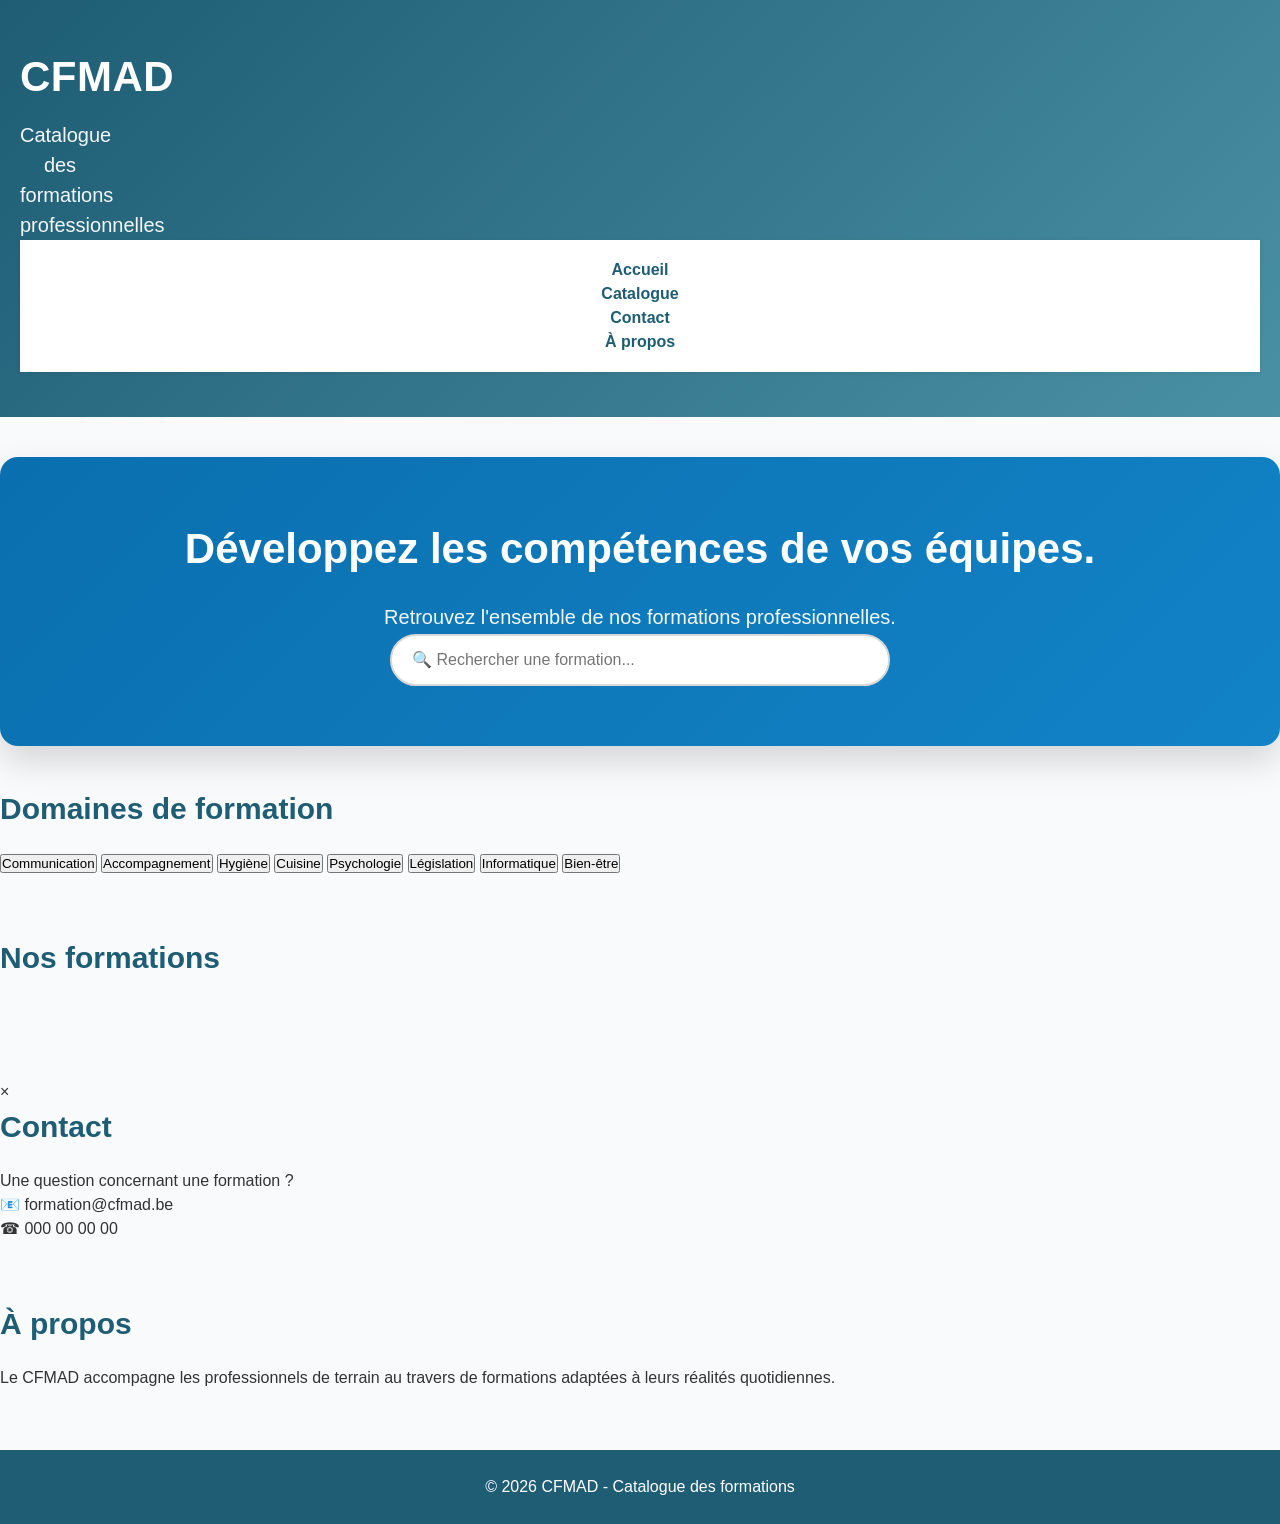
<file: index.html>
<!DOCTYPE html>
<html lang="fr">

<head>
    <meta charset="UTF-8">
    <meta name="viewport" content="width=device-width, initial-scale=1.0">

    <title>CFMAD - Catalogue des formations</title>

    <meta name="description"
        content="Catalogue des formations professionnelles proposées par le CFMAD.">

    <link rel="stylesheet" href="css/style.css">

    <!-- Police Google -->
    <link rel="preconnect" href="https://fonts.googleapis.com">
    <link rel="preconnect" href="https://fonts.gstatic.com" crossorigin>

    <link href="https://fonts.googleapis.com/css2?family=Poppins:wght@300;400;500;600;700&display=swap"
        rel="stylesheet">
</head>

<body>

    <!-- ========================================= -->
    <!-- HEADER -->
    <!-- ========================================= -->

    <header>

        <div class="container">

            <div class="logo">

                <!-- Tu remplaceras plus tard par le vrai logo -->

                <h1>CFMAD</h1>

                <p>Catalogue des formations professionnelles</p>

            </div>

            <nav>

                <ul>

                    <li><a href="#">Accueil</a></li>

                    <li><a href="#catalogue">Catalogue</a></li>

                    <li><a href="#contact">Contact</a></li>

                    <li><a href="#apropos">À propos</a></li>

                </ul>

            </nav>

        </div>

    </header>

    <!-- ========================================= -->
    <!-- HERO -->
    <!-- ========================================= -->

    <section class="hero">

        <div class="container">

            <h2>

                Développez les compétences de vos équipes.

            </h2>

            <p>

                Retrouvez l'ensemble de nos formations professionnelles.

            </p>

            <input
                type="text"
                id="searchInput"
                placeholder="🔍 Rechercher une formation..."
            >

        </div>

    </section>

    <!-- ========================================= -->
    <!-- DOMAINES -->
    <!-- ========================================= -->

    <section class="categories">

        <div class="container">

            <h2>Domaines de formation</h2>

            <div class="category-grid">

                <button>Communication</button>

                <button>Accompagnement</button>

                <button>Hygiène</button>

                <button>Cuisine</button>

                <button>Psychologie</button>

                <button>Législation</button>

                <button>Informatique</button>

                <button>Bien-être</button>

            </div>

        </div>

    </section>

    <!-- ========================================= -->
    <!-- CATALOGUE -->
    <!-- ========================================= -->

    <section id="catalogue">

        <div class="container">

            <h2>Nos formations</h2>

            <div id="formationsContainer" class="cards">

                <!-- Les cartes seront créées automatiquement par JavaScript -->

            </div>

        </div>

    </section>

    <!-- ========================================= -->
    <!-- FICHE FORMATION -->
    <!-- ========================================= -->

    <div id="modal" class="modal">

        <div class="modal-content">

            <span id="closeModal">&times;</span>

            <div id="modalBody">

                <!-- Le contenu sera généré automatiquement -->

            </div>

        </div>

    </div>

    <!-- ========================================= -->
    <!-- CONTACT -->
    <!-- ========================================= -->

    <section id="contact">

        <div class="container">

            <h2>Contact</h2>

            <p>

                Une question concernant une formation ?

            </p>

            <p>

                📧 formation@cfmad.be

            </p>

            <p>

                ☎ 000 00 00 00

            </p>

        </div>

    </section>

    <!-- ========================================= -->
    <!-- A PROPOS -->
    <!-- ========================================= -->

    <section id="apropos">

        <div class="container">

            <h2>À propos</h2>

            <p>

                Le CFMAD accompagne les professionnels de terrain au travers de
                formations adaptées à leurs réalités quotidiennes.

            </p>

        </div>

    </section>

    <!-- ========================================= -->
    <!-- FOOTER -->
    <!-- ========================================= -->

    <footer>

        <div class="container">

            © 2026 CFMAD - Catalogue des formations

        </div>

    </footer>

    <!-- Javascript -->

    <script src="js/app.js"></script>

</body>

</html>
</file>
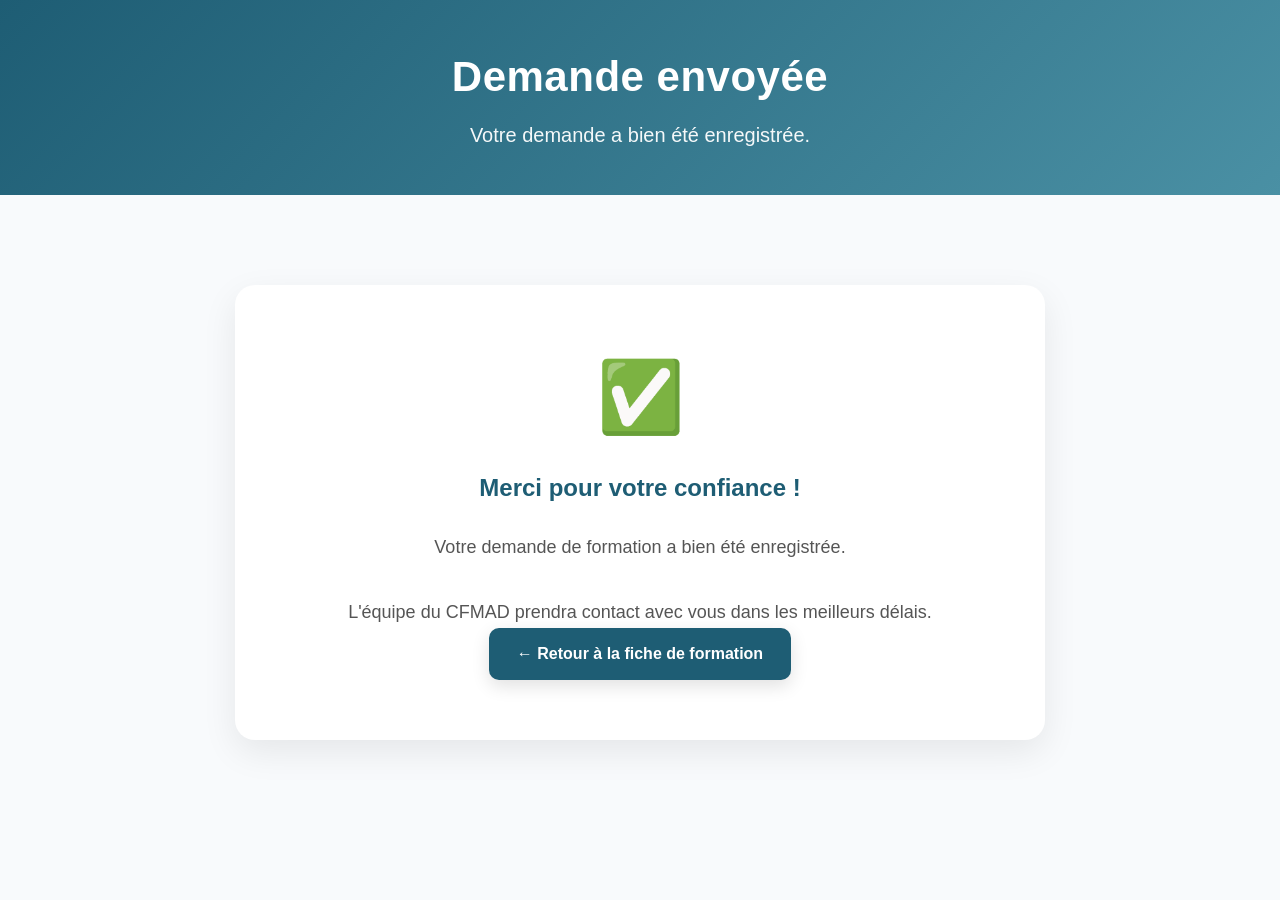
<file: confirmation.html>
<!DOCTYPE html>
<html lang="fr">

<head>

<meta charset="UTF-8">
<meta name="viewport" content="width=device-width, initial-scale=1">

<title>Demande envoyée - CFMAD</title>

<link rel="stylesheet" href="css/style.css">

</head>

<body>

<header>

<h1>Demande envoyée</h1>

<p>Votre demande a bien été enregistrée.</p>

</header>

<main class="confirmation">

<div class="confirmation-card">

<div class="confirmation-icon">

✅

</div>

<h2>Merci pour votre confiance !</h2>

<p>

Votre demande de formation a bien été enregistrée.

<br><br>

L'équipe du CFMAD prendra contact avec vous dans les meilleurs délais.

</p>

<a id="retourFormation" class="btn-retour">

← Retour à la fiche de formation

</a>

</div>

</main>

<script>

const params = new URLSearchParams(window.location.search);

const id = params.get("id");

document.getElementById("retourFormation").href =
"formation.html?id="+id;

</script>

</body>

</html>
</file>
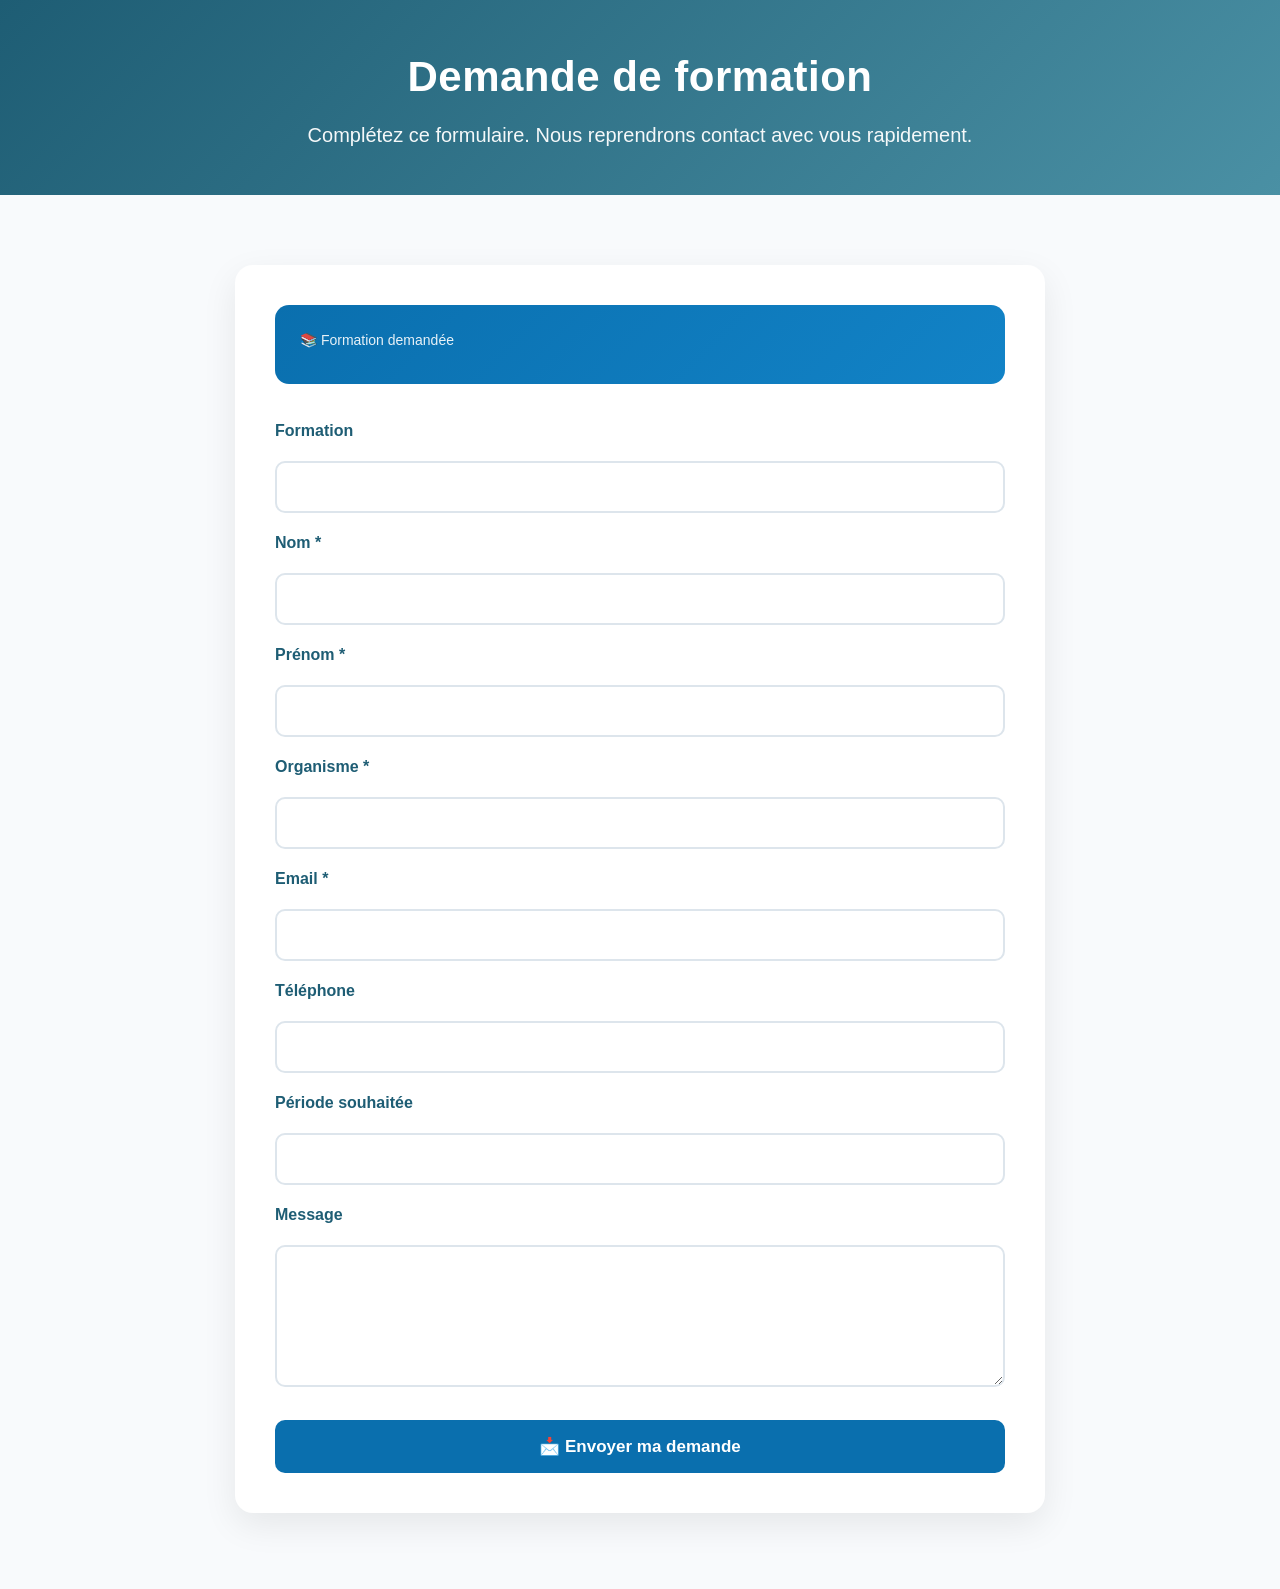
<file: demande.html>
<!DOCTYPE html>
<html lang="fr">

<head>

<meta charset="UTF-8">
<meta name="viewport" content="width=device-width, initial-scale=1">

<title>Demande de formation - CFMAD</title>

<link rel="stylesheet" href="css/style.css">

</head>

<body>

<header>

<h1>Demande de formation</h1>

<p>Complétez ce formulaire. Nous reprendrons contact avec vous rapidement.</p>

</header>

<main class="demande-page">

<div class="demande-card">

    <div class="formation-rappel">

        <span>📚 Formation demandée</span>

        <h2 id="titreFormation"></h2>

    </div>

    <form id="demandeForm">

        <label for="formation">Formation</label>
        <input type="text" id="formation" readonly>

        <label for="nom">Nom *</label>
        <input type="text" id="nom" required>

        <label for="prenom">Prénom *</label>
        <input type="text" id="prenom" required>

        <label for="organisme">Organisme *</label>
        <input type="text" id="organisme" required>

        <label for="email">Email *</label>
        <input type="email" id="email" required>

        <label for="telephone">Téléphone</label>
        <input type="tel" id="telephone">

        <label for="dates">Période souhaitée</label>
        <input type="text" id="dates">

        <label for="message">Message</label>
        <textarea id="message" rows="6"></textarea>

        <button type="submit">

            📩 Envoyer ma demande

        </button>

    </form>

</div>

</main>


<script src="data/formations.js"></script>
<script src="js/demande.js"></script>

</body>

</html>
</file>
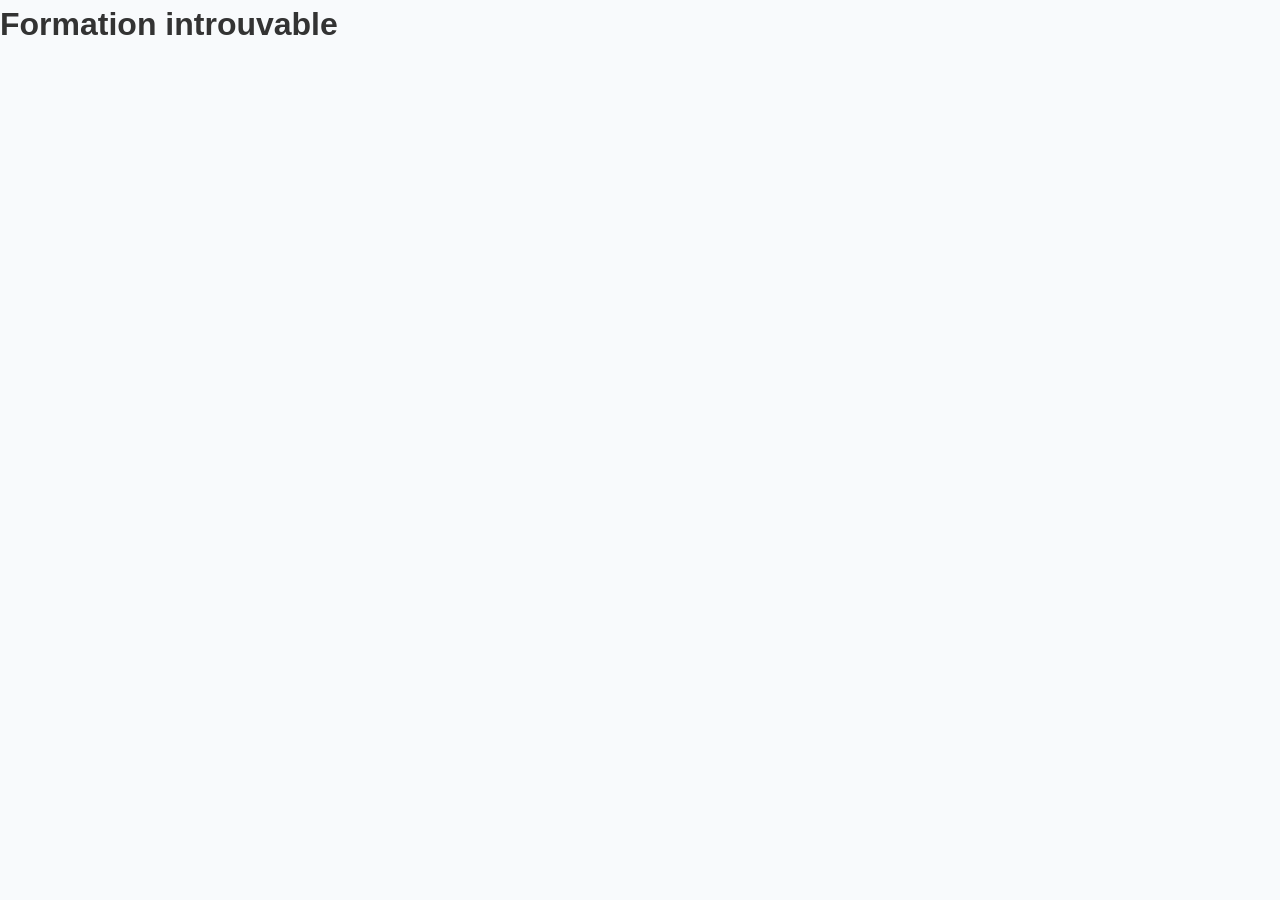
<file: formation.html>
<!DOCTYPE html>
<html lang="fr">

<head>

    <meta charset="UTF-8">
    <meta name="viewport" content="width=device-width, initial-scale=1">

    <title>Formation - CFMAD</title>

    <link rel="stylesheet" href="css/style.css">

</head>

<body>

<header>

<section class="banniere-formation">
    <img id="imageFormation" src="" alt="Formation">
</section>
    
    <h1 id="titre"></h1>

    <p id="categorie"></p>

</header>

<main class="fiche">

    <section>

        <h2>Présentation</h2>
        <p id="presentation"></p>

    </section>

    <section>

        <h2>Objectifs</h2>
        <div id="objectifs"></div>

    </section>

    <section>

        <h2>Formateur</h2>
        <p id="formateur"></p>

    </section>

    <section>

        <h2>Informations pratiques</h2>

        <p><strong>Public :</strong> <span id="public"></span></p>

        <p><strong>Nombre de participants :</strong> <span id="participants"></span></p>

        <p><strong>Tarif :</strong> <span id="tarif"></span></p>
        <p><strong>Date :</strong> <span id="date"></span></p>
        
    </section>

    <div style="margin-top:40px">

    
<button id="btnDemande">
📩 Demander cette formation
</button>

    </div>

    <br><br>


<section class="contact-cfmad">
    <h2>Nous contacter</h2>
    <p>
        Vous avez besoin d'informations supplémentaires ou vous ne trouvez pas exactement la formation qui répond à vos besoins ?
        Contactez le <strong>CFMAD</strong> pour vos questions ou pour concevoir une formation entièrement
        <strong>sur mesure</strong>, adaptée à votre institution et à vos équipes.
    </p>
    <div class="contact-infos">
        <p>📞 <strong>Téléphone :</strong> 071 36 24 40</p>
        <p>✉️ <strong>Email :</strong> formation@cfmad.be</p>
    </div>
</section>
    
    
<div class="retour">
    <a href="formations.html" class="btn-retour">
        ← Retour au catalogue
    </a>
</div>

</main>

<script src="data/formations.js"></script>
<script src="js/formation.js"></script>

</body>

</html>
</file>
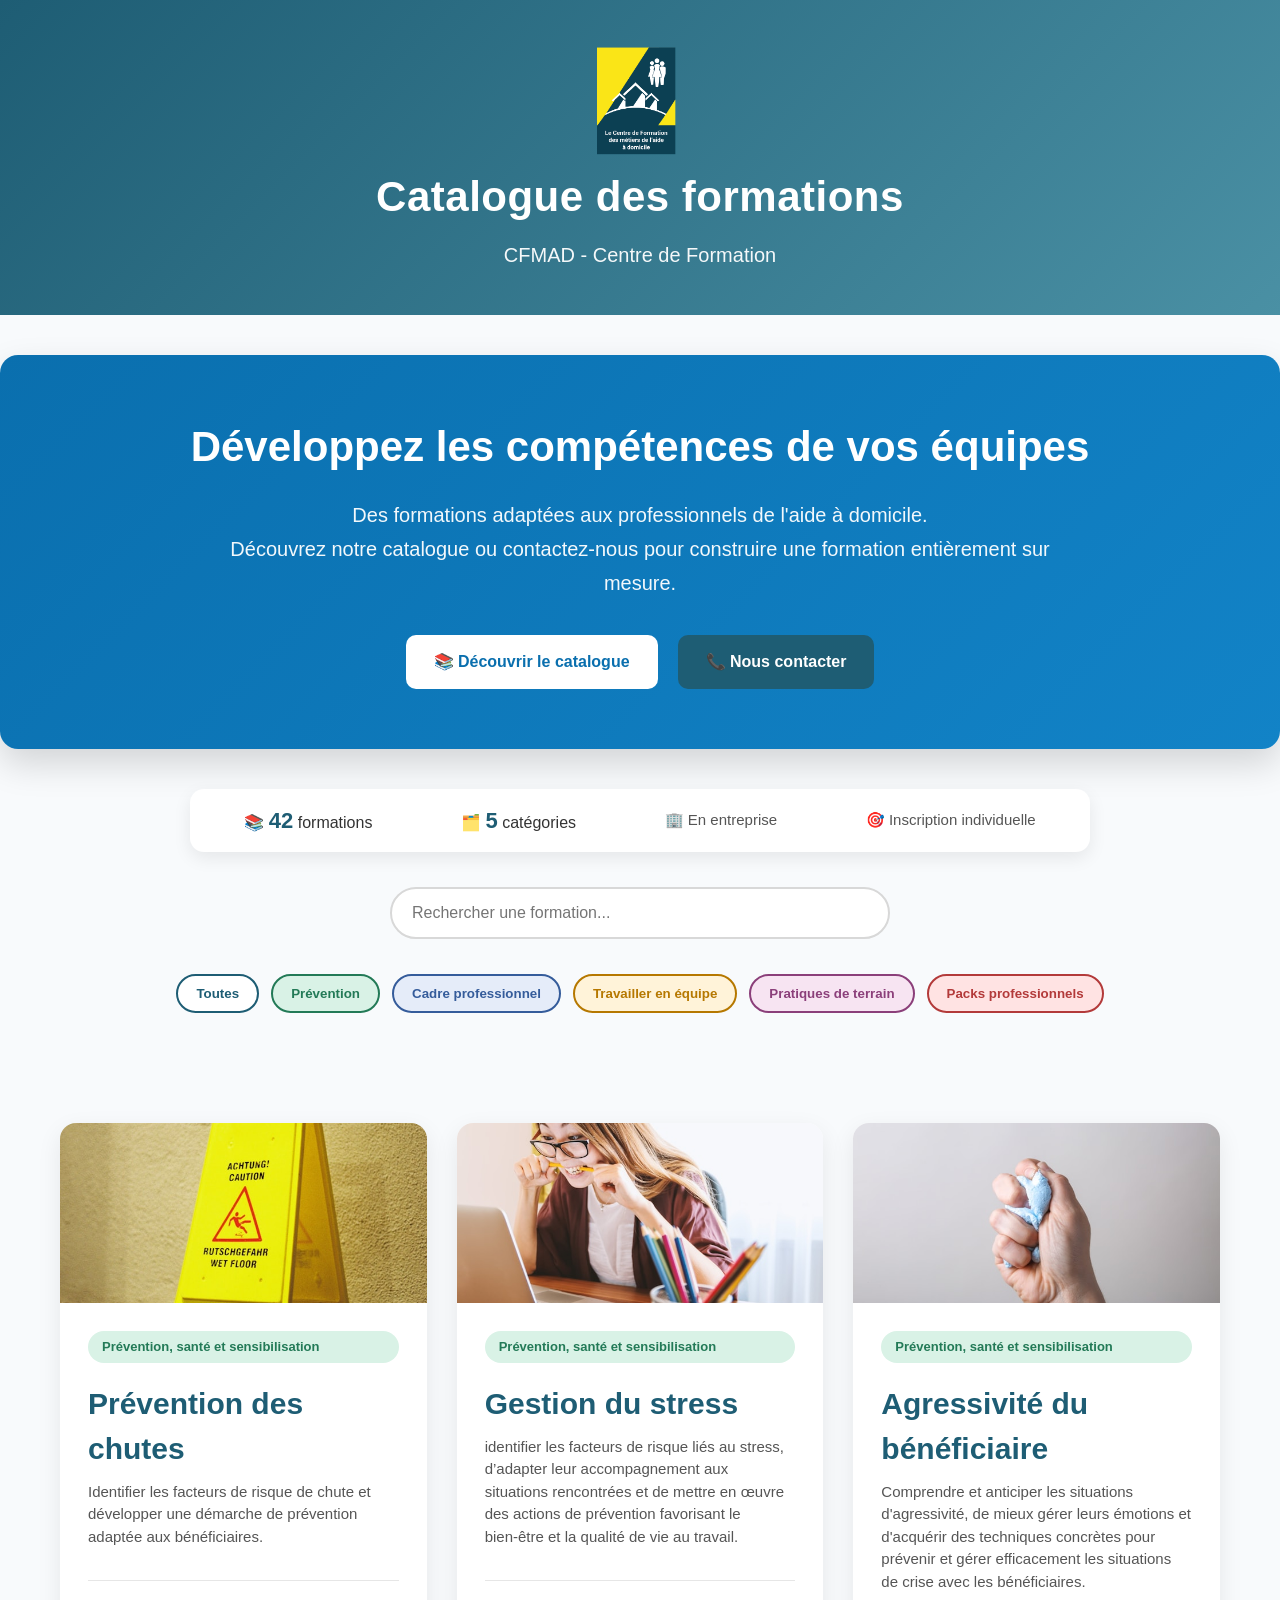
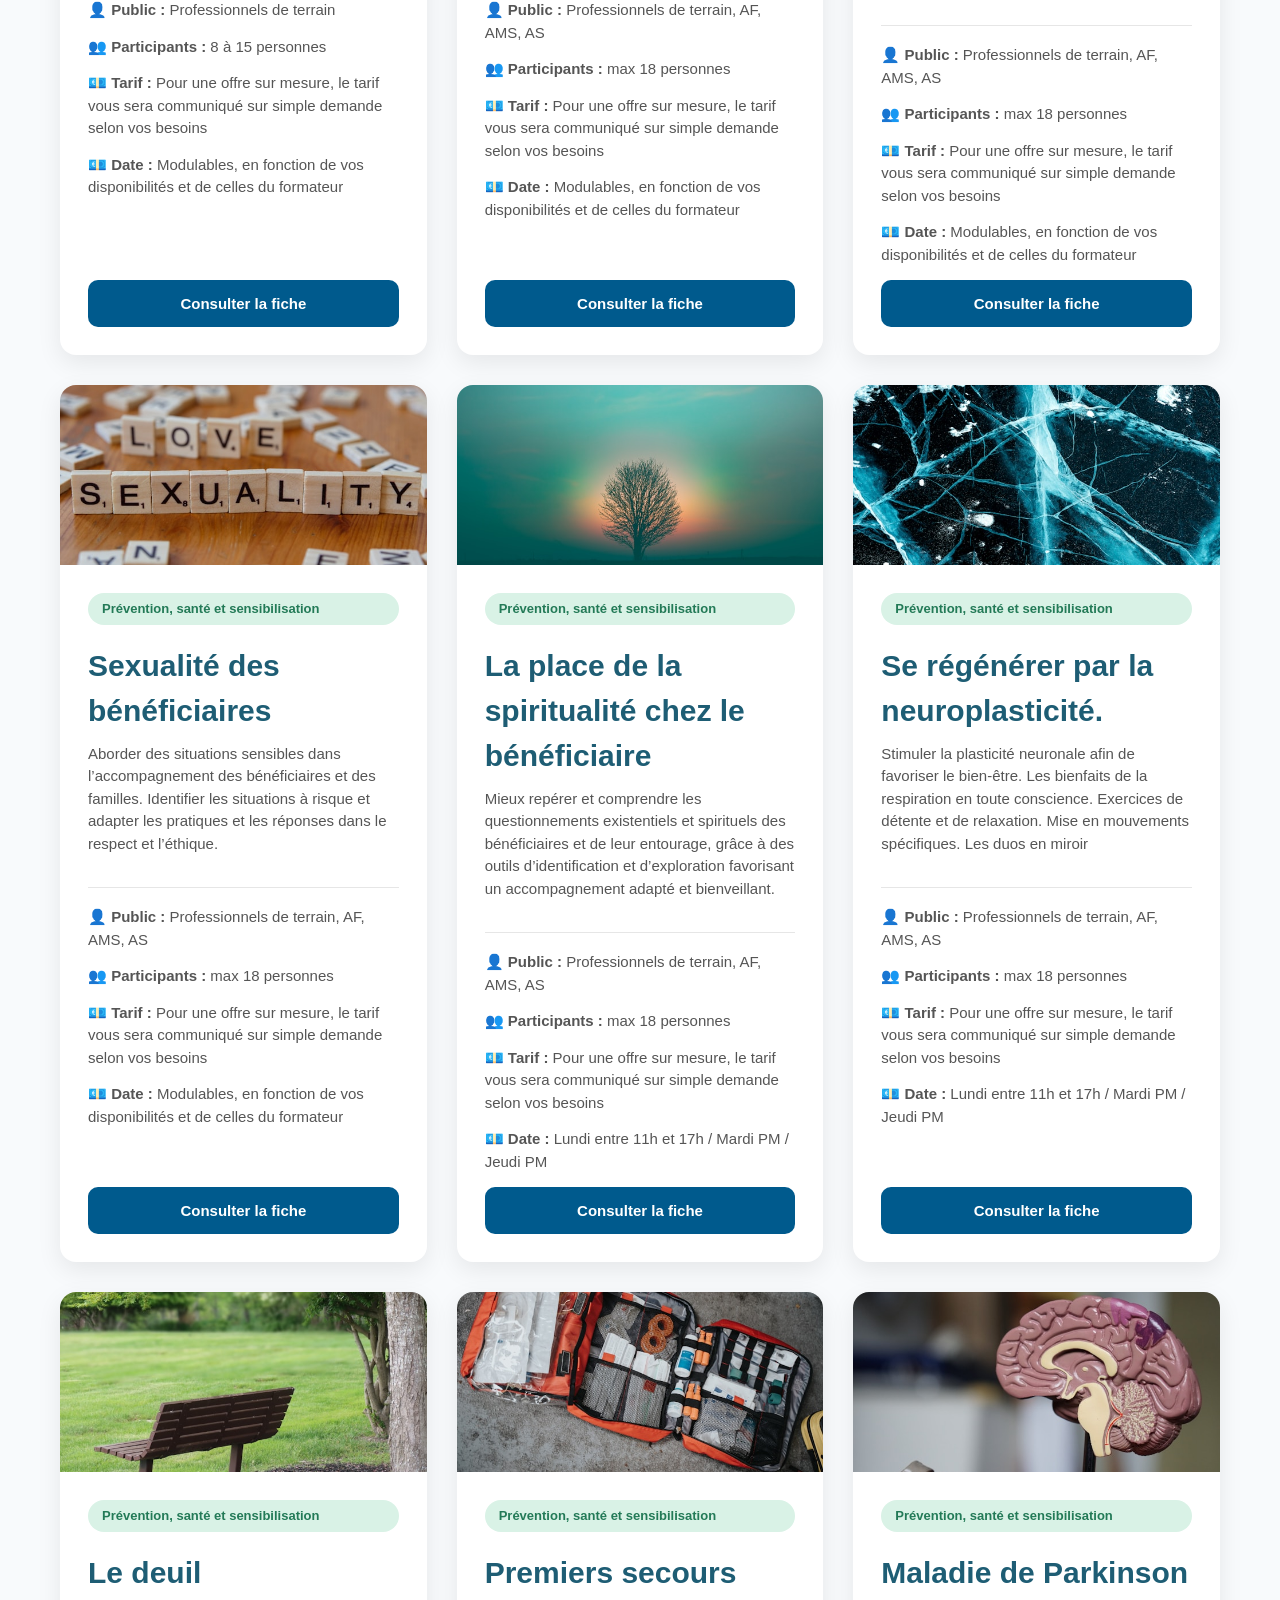
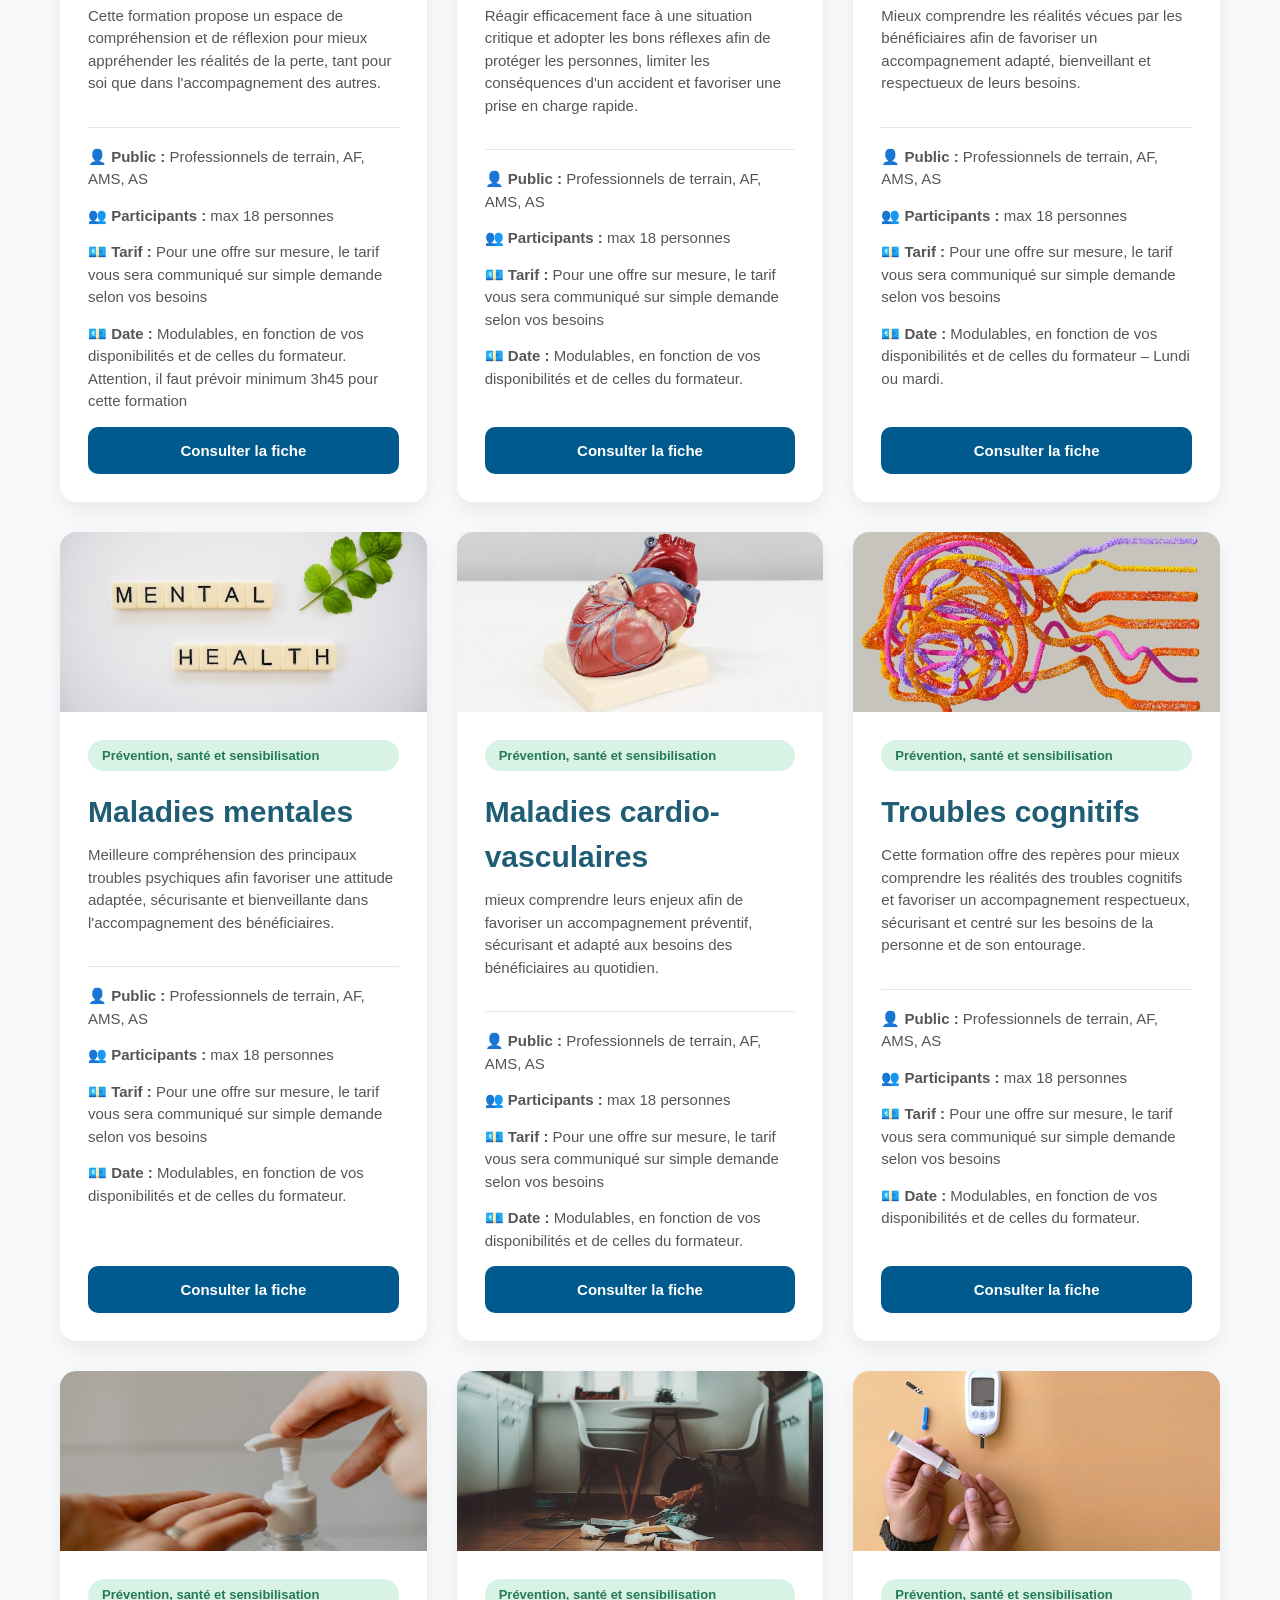
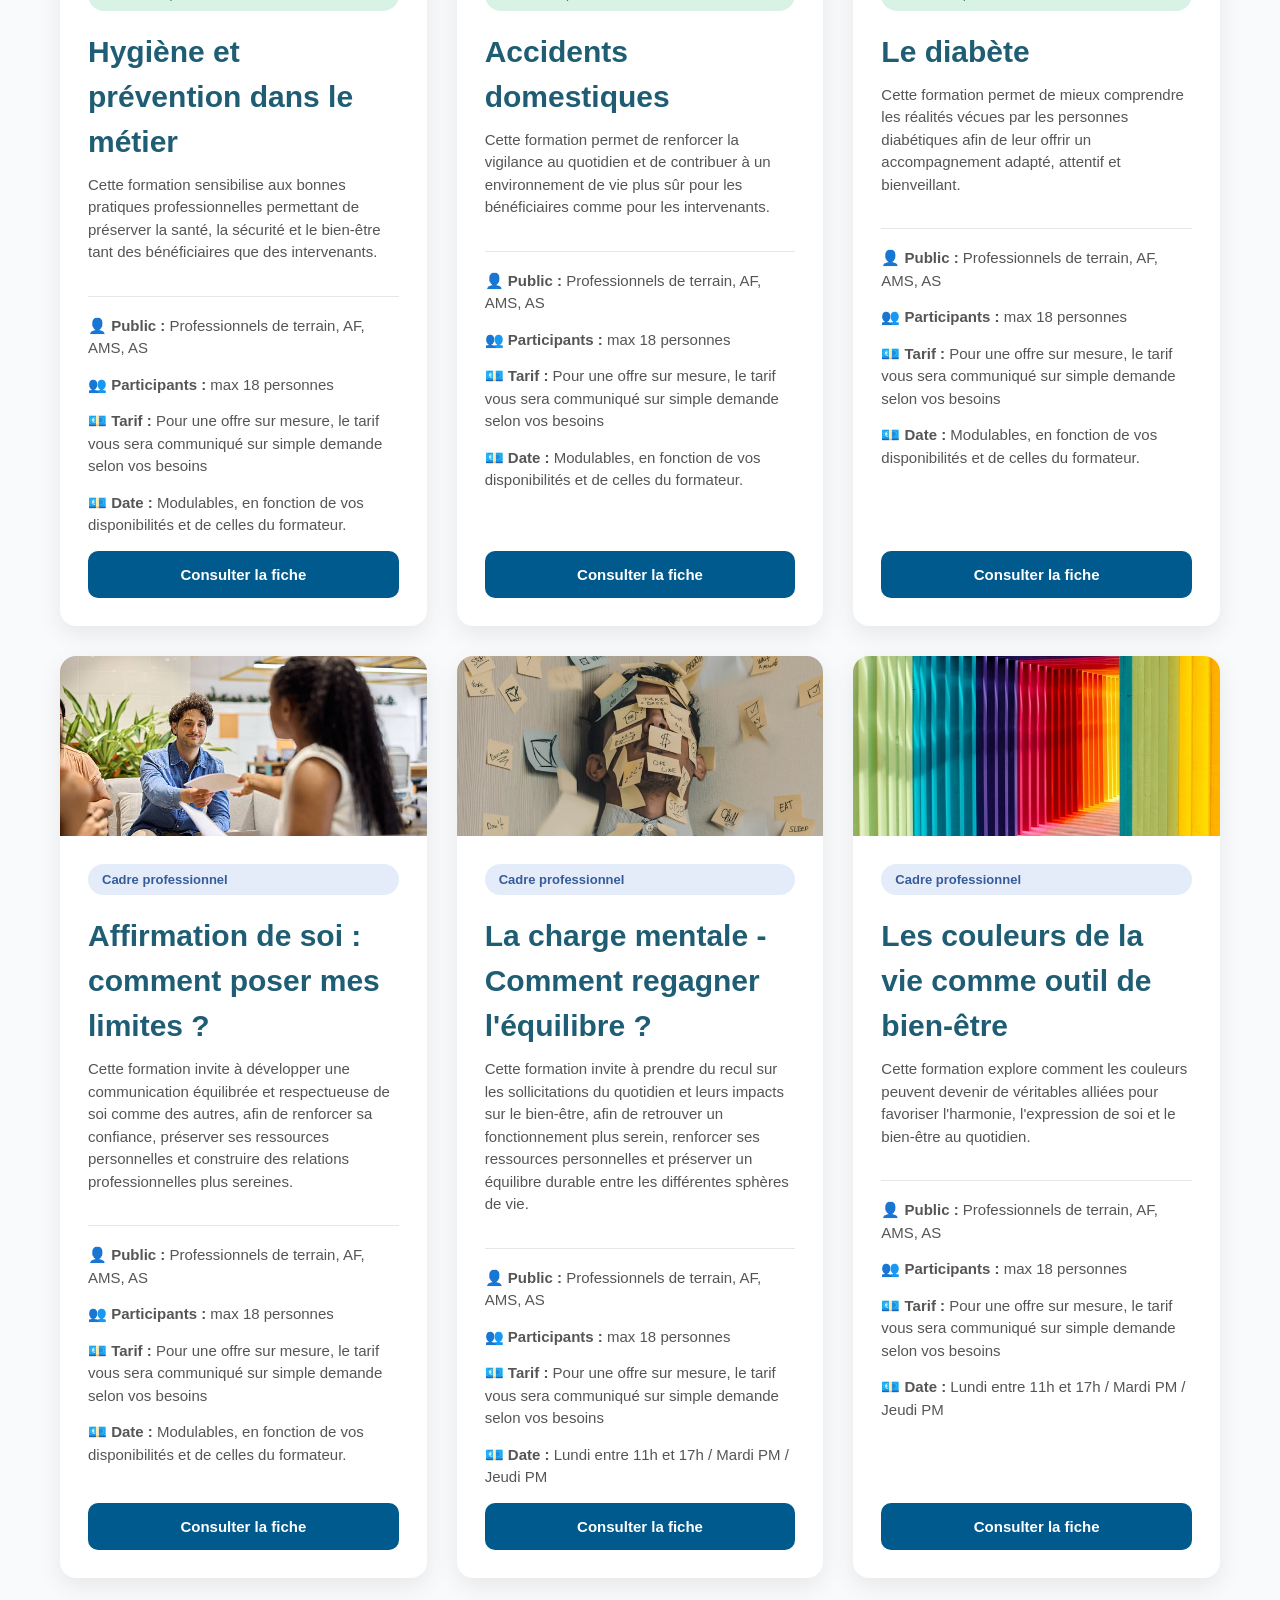
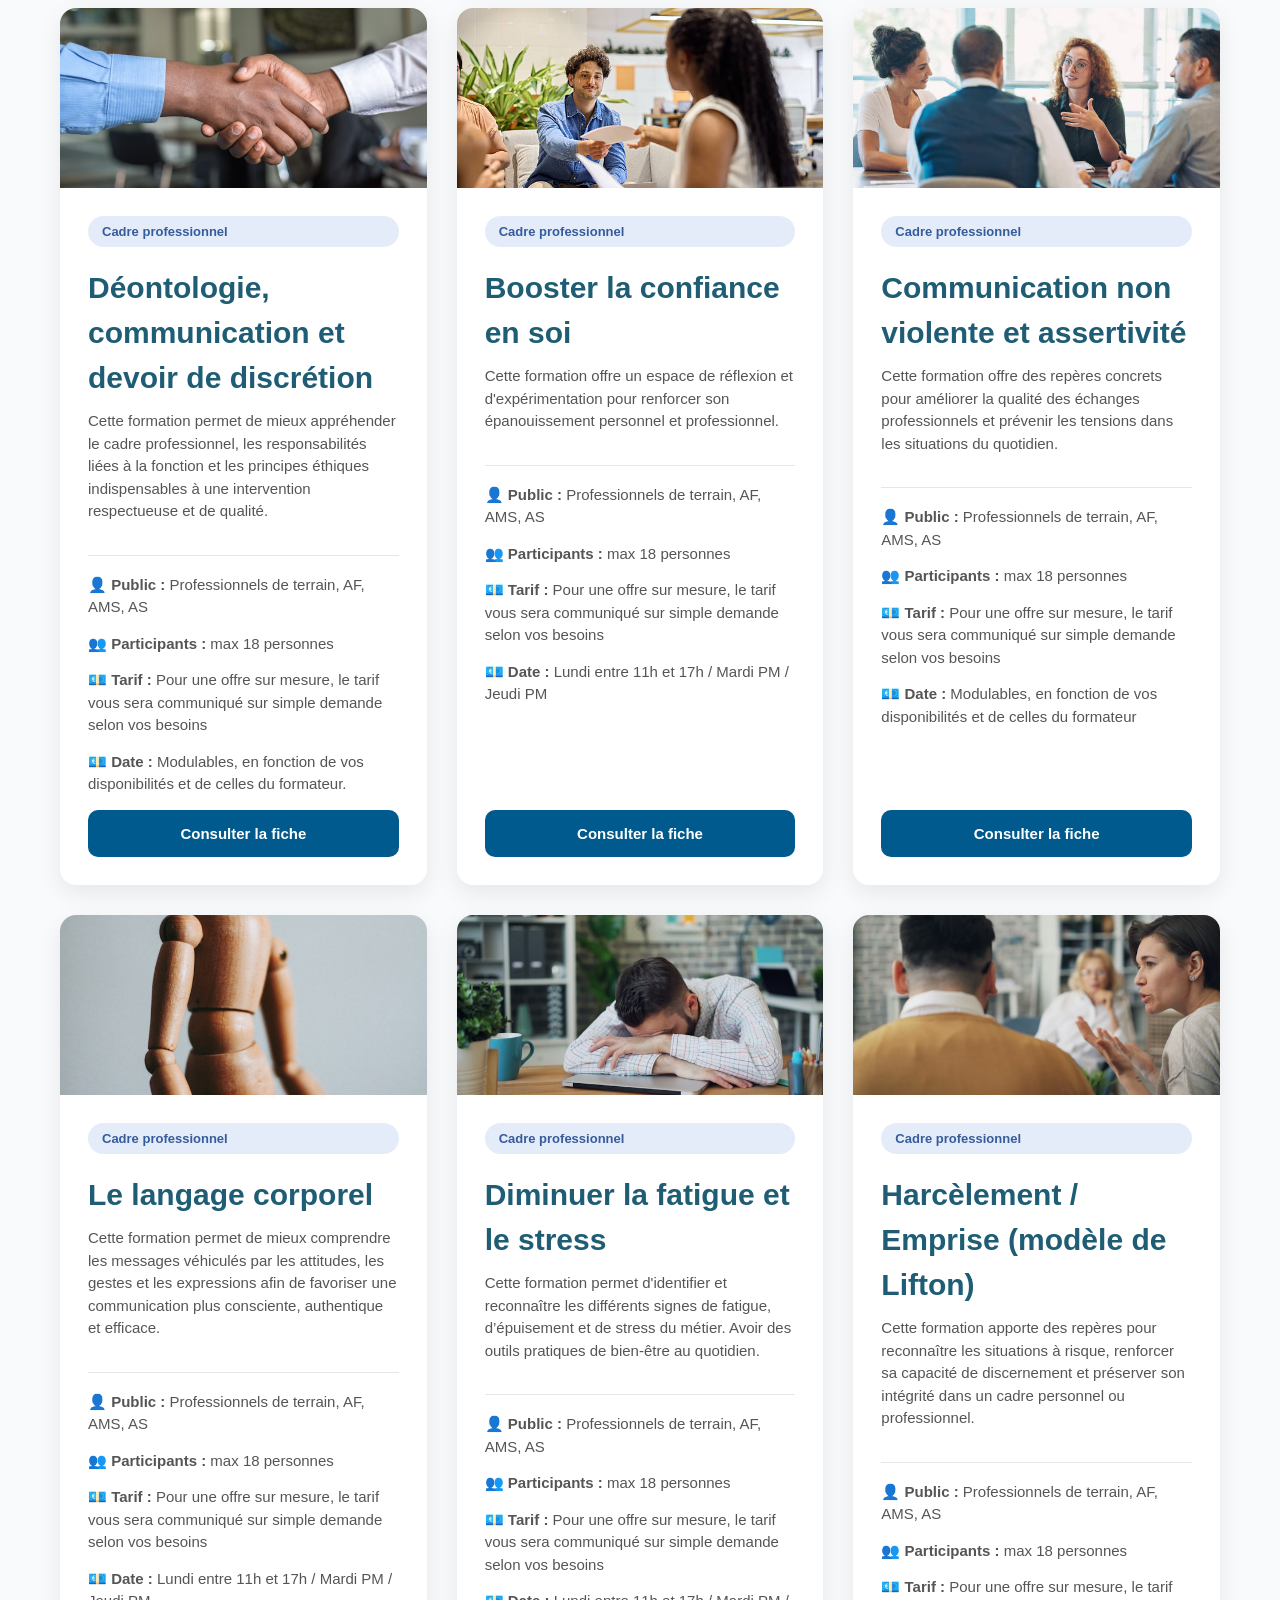
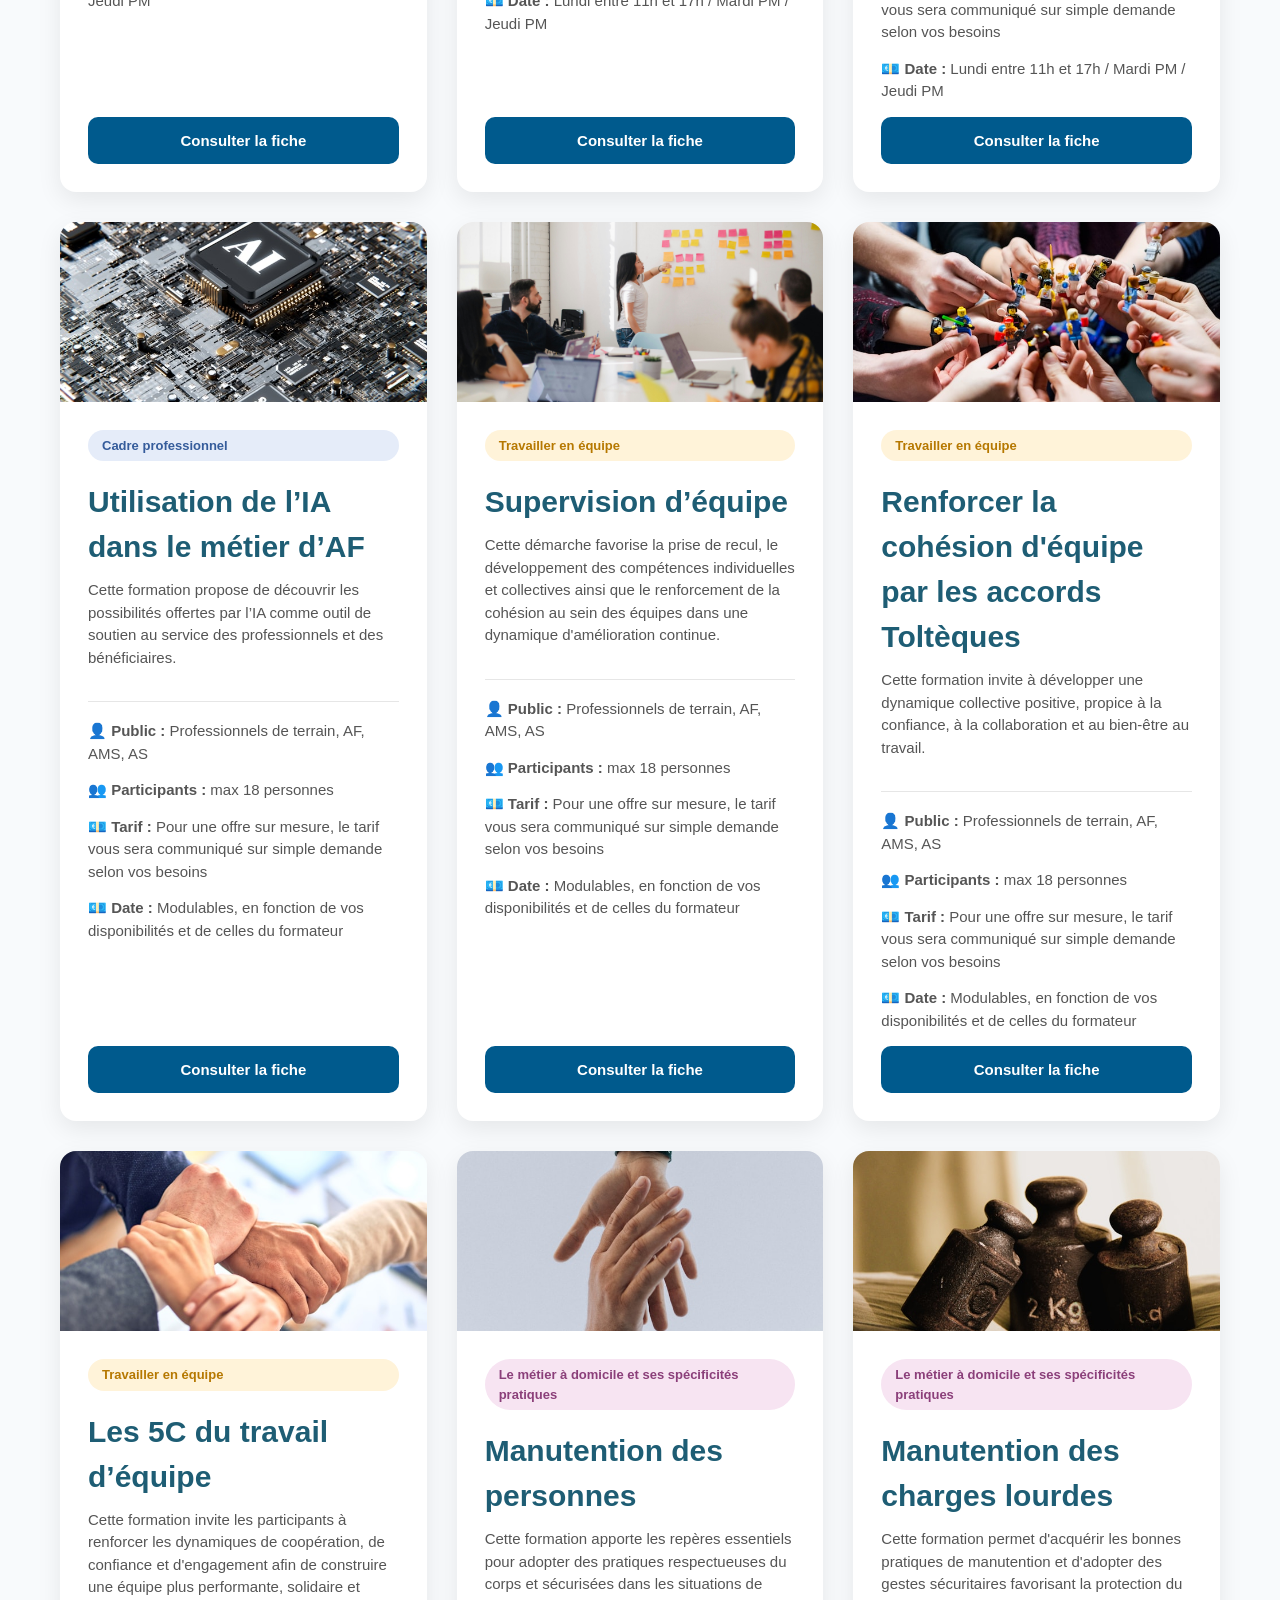
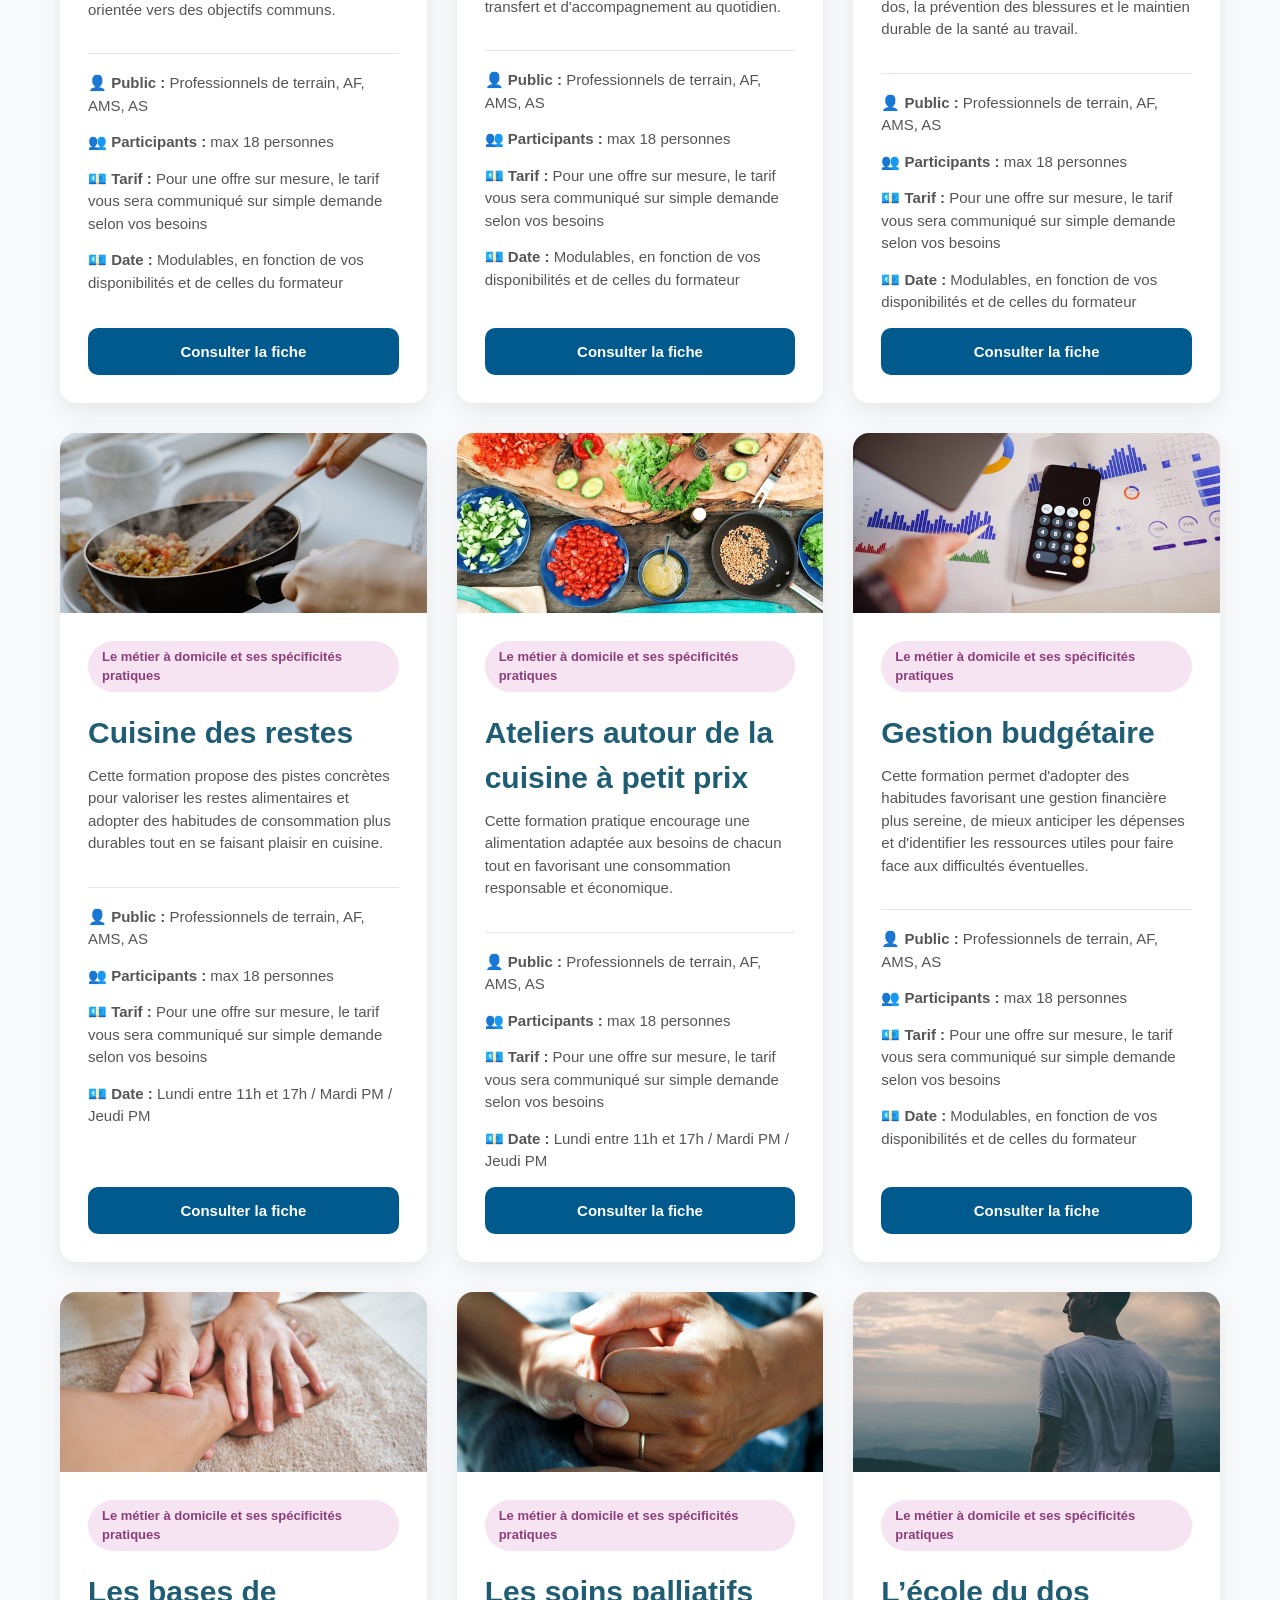
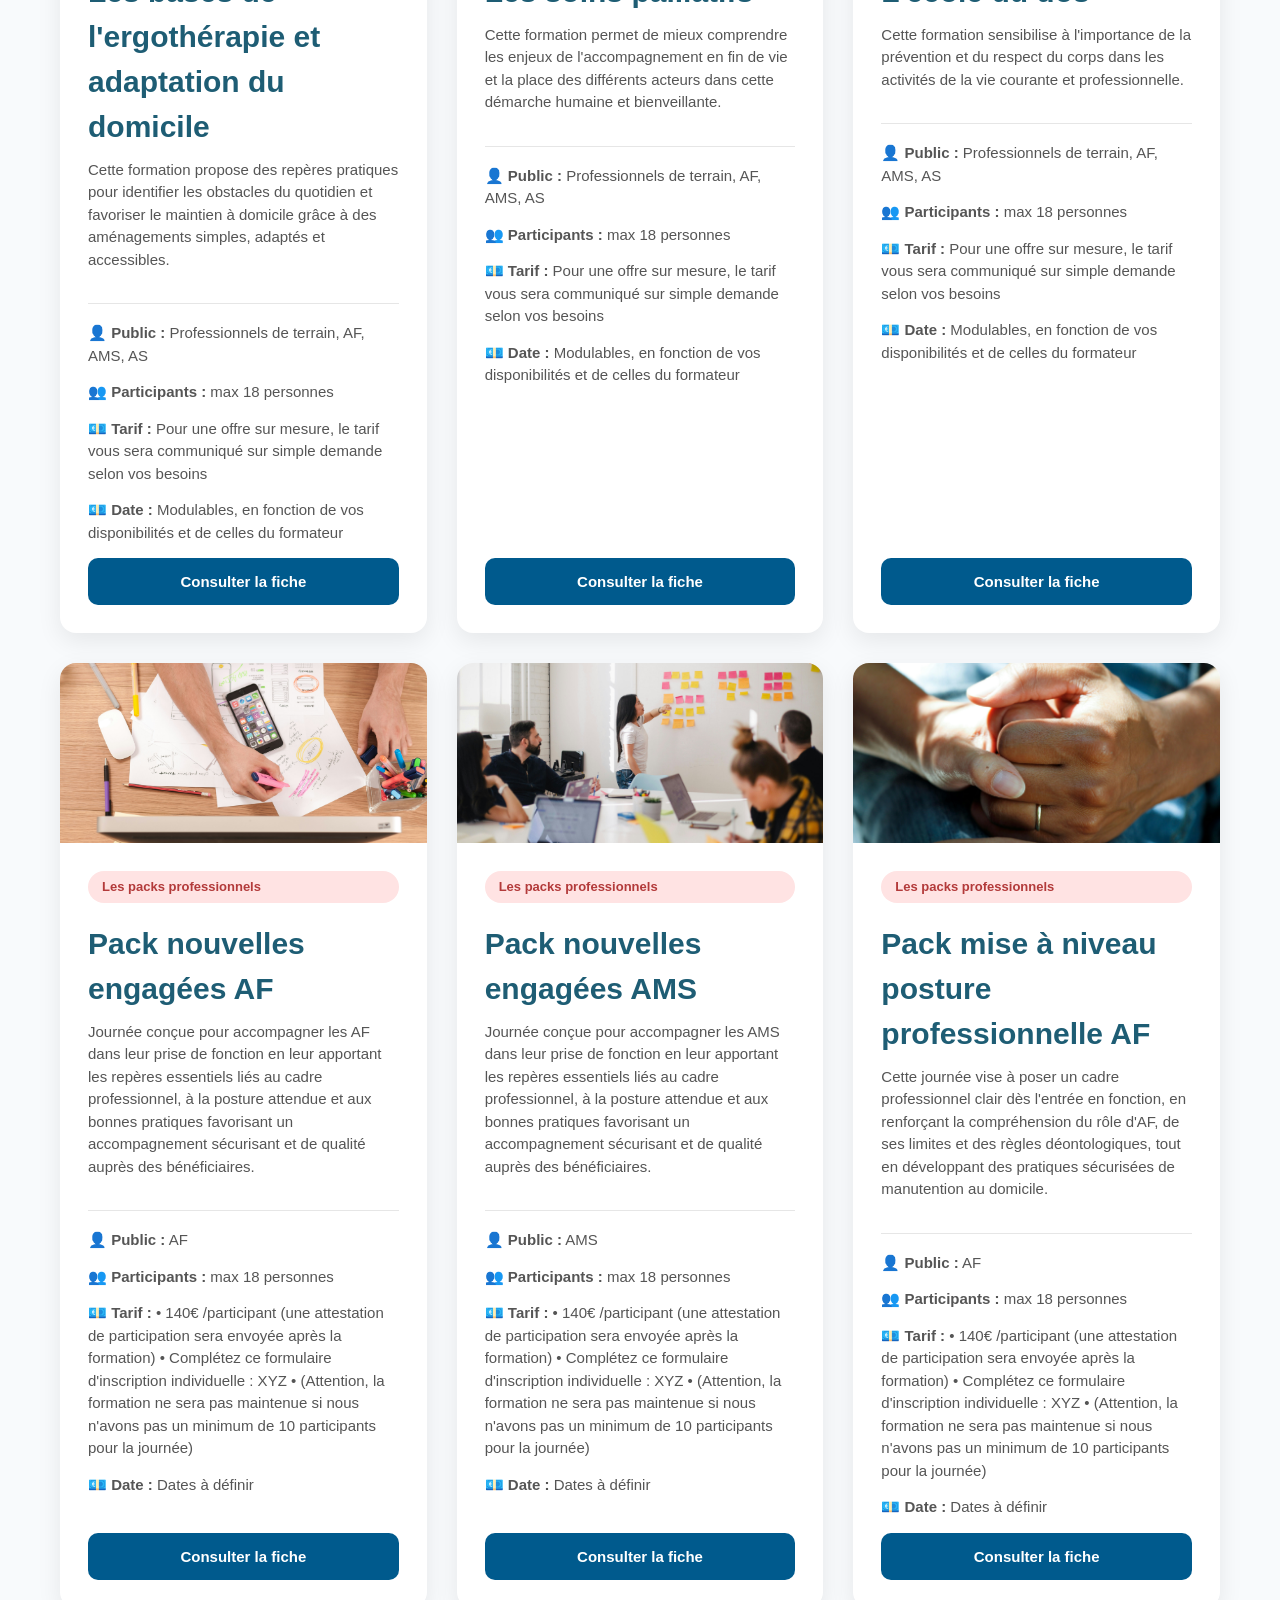
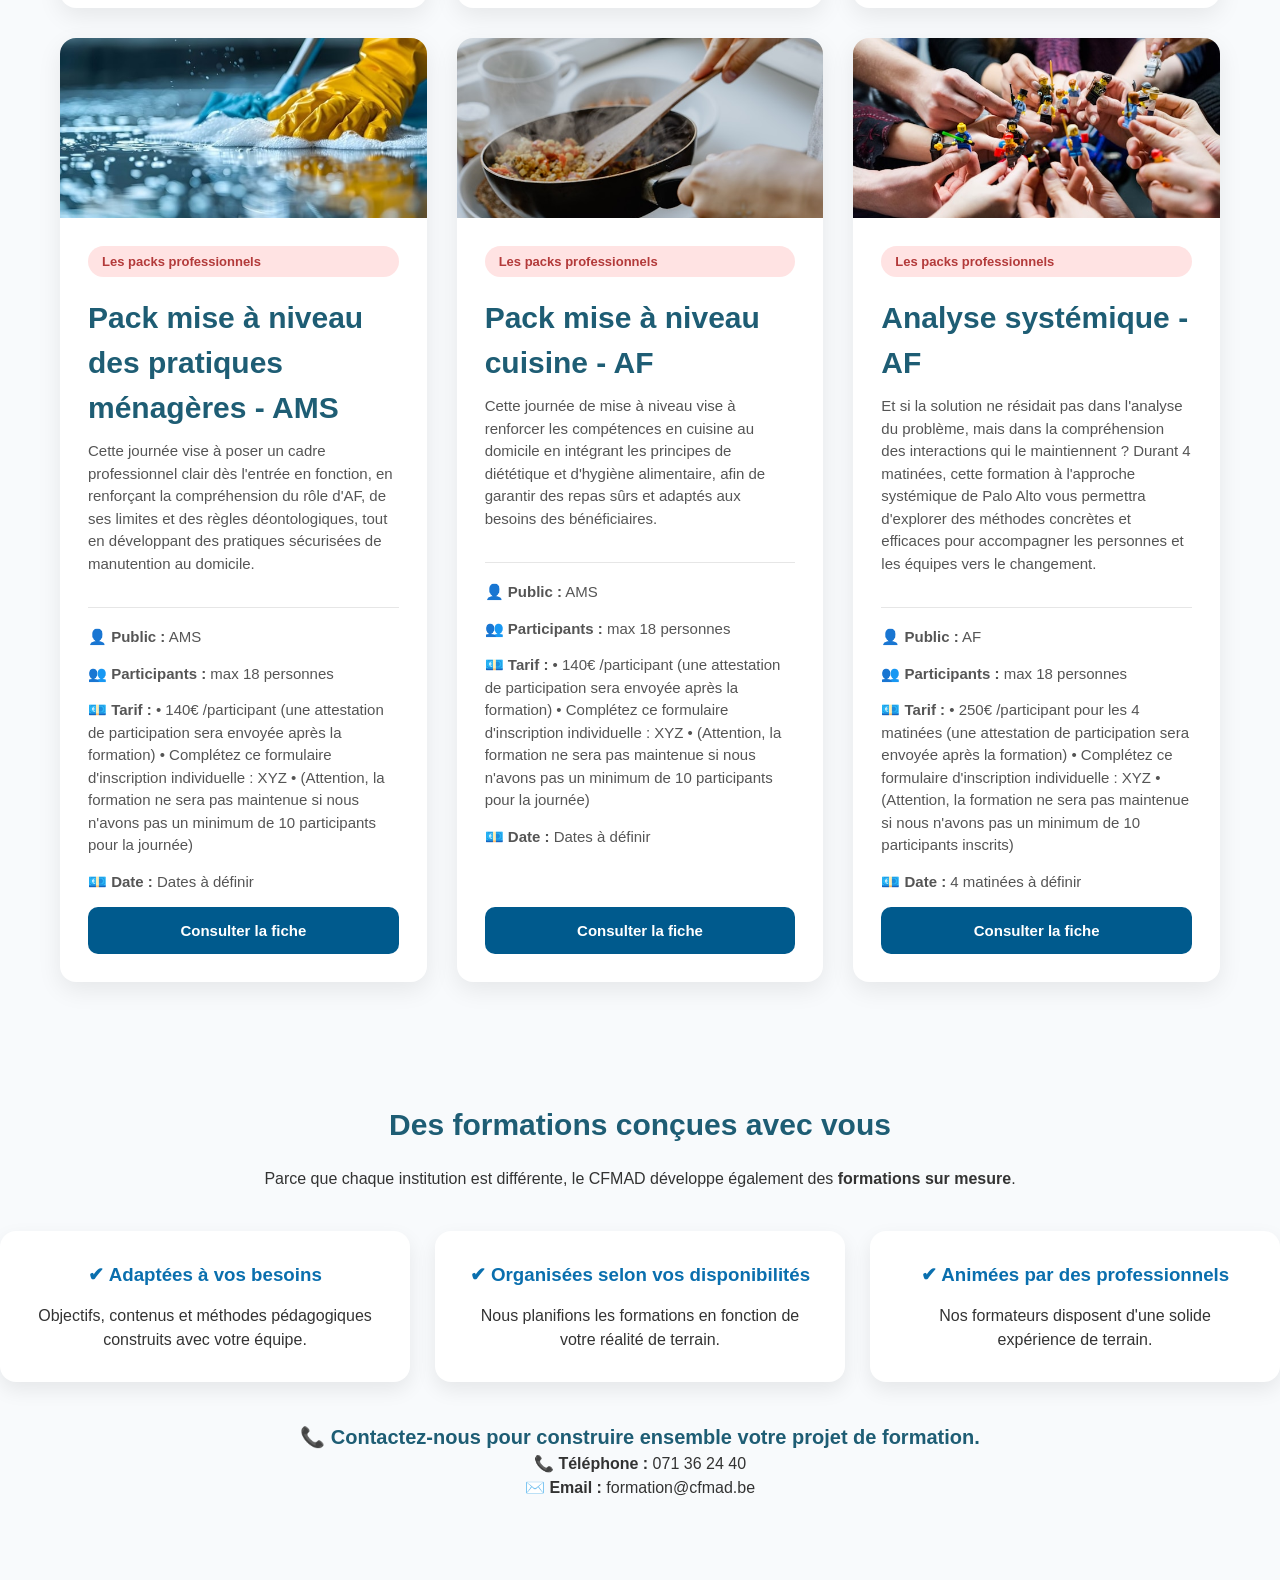
<file: formations.html>
<!DOCTYPE html>
<html lang="fr">

<head>

    <meta charset="UTF-8">
    <meta name="viewport" content="width=device-width, initial-scale=1.0">

    <title>Catalogue des formations - CFMAD</title>

    <link rel="stylesheet" href="css/style.css">

</head>

<body>

<header class="header-container">
<img src="images/logo-cfmad.png"alt="Logo CFMAD" class="logo">
 
<div>
<h1>Catalogue des formations</h1>
<p>CFMAD - Centre de Formation</p>
</div>
</header>


<section class="hero">

<h2>Développez les compétences de vos équipes</h2>

<p>

Des formations adaptées aux professionnels de l'aide à domicile.</br>
Découvrez notre catalogue ou contactez-nous pour construire une formation entièrement sur mesure.

</p>


<div class="hero-actions">
    <a href="#formationsContainer" class="btn-hero">
        📚 Découvrir le catalogue
    </a>
    <a href="#contact" class="btn-hero btn-secondaire">
        📞 Nous contacter
    </a>
</div>

    
</section>



<section class="stats">

    <span>📚 <strong id="nbFormations"></strong> formations</span>

    <span>🗂️ <strong id="nbCategories"></strong> catégories</span>

    <div>🏢 En entreprise</div>

    <div>🎯 Inscription individuelle</div>

</section>


    
    
<section class="recherche">

    <input
        type="text"
        id="searchInput"
        placeholder="Rechercher une formation..."
    >

</section>

    
<div class="filtres">

<button data-filtre="Toutes">Toutes</button>

<button class="cat-prevention"
        data-filtre="Prévention, santé et sensibilisation">
Prévention
</button>

<button class="cat-cadre"
        data-filtre="Cadre professionnel">
Cadre professionnel
</button>

<button class="cat-equipe"
        data-filtre="Travailler en équipe">
Travailler en équipe
</button>

<button class="cat-domicile"
        data-filtre="Le métier à domicile et ses spécificités pratiques">
Pratiques de terrain
</button>

<button class="cat-pack"
        data-filtre="Les packs professionnels">
Packs professionnels
</button>

</div>

    
<main>

    <div id="formationsContainer" class="cards"></div>

</main>


<section class="sur-mesure" id="contact">

<h2>Des formations conçues avec vous</h2>

<p>

Parce que chaque institution est différente, le CFMAD développe également des

<strong>formations sur mesure</strong>.

</p>

<div class="sur-mesure-grid">

<div>

<h3>✔ Adaptées à vos besoins</h3>

<p>
Objectifs, contenus et méthodes pédagogiques construits avec votre équipe.
</p>

</div>

<div>

<h3>✔ Organisées selon vos disponibilités</h3>

<p>
Nous planifions les formations en fonction de votre réalité de terrain.
</p>

</div>

<div>

<h3>✔ Animées par des professionnels</h3>

<p>
Nos formateurs disposent d'une solide expérience de terrain.
</p>

</div>

</div>

<p class="cta-sur-mesure">

📞 Contactez-nous pour construire ensemble votre projet de formation.
    
        <p>📞 <strong>Téléphone :</strong> 071 36 24 40</p>
        <p>✉️ <strong>Email :</strong> formation@cfmad.be</p>
    
</p>

</section>

    
<script src="data/formations.js"></script>
<script src="js/app.js"></script>

</body>

</html>
</file>
<file: css/style.css>
/* ===========================
   CFMAD - Catalogue Formations
   Version 1.0
=========================== */

*{
    margin:0;
    padding:0;
    box-sizing:border-box;
}

body{

    font-family:Segoe UI,Arial,sans-serif;
    background:#F8FAFC;
    color:#333;
    line-height:1.5;

}


/* ===========================
   HEADER
=========================== */

header{

    background:linear-gradient(135deg,#1E5D74,#4A90A4);
    color:white;
    padding:45px 20px;
    text-align:center;

}

header h1{

    font-size:42px;
    font-weight:700;
    margin-bottom:12px;
    letter-spacing:.5px;

}

header p{

    font-size:20px;
    color:rgba(255,255,255,.95);

}



.logo {
width: 80px;
height: auto;
}
 
.header-container h1 {
margin: 0;
}
 
.header-container p {
margin: 5px 0 0 0;
}

/* ===========================
   NAVIGATION
=========================== */

nav{

    background:white;
    display:flex;
    justify-content:center;
    flex-wrap:wrap;
    gap:15px;
    padding:18px;
    box-shadow:0 1px 5px rgba(0,0,0,.08);

}

nav a{

    text-decoration:none;
    color:#1E5D74;
    font-weight:bold;
    padding:10px 20px;
    border-radius:8px;
    transition:.25s;

}

nav a:hover{

    background:#1E5D74;
    color:white;

}


/* ===========================
   CONTENU
=========================== */

main{

    width:95%;
    max-width:1200px;
    margin:auto;
    padding:40px 20px;

}

section{

    margin-bottom:60px;

}

section h2{

    color:#1E5D74;
    margin-bottom:20px;
    font-size:30px;

}


/* ===========================
   CARTES
=========================== */

#formationsContainer{

    display:grid;
    grid-template-columns:repeat(auto-fit,minmax(320px,1fr));
    gap:30px;
   margin-top:40px;

}

.card{

    background:white;
    border-radius:16px;
    overflow:hidden;
    box-shadow:0 8px 25px rgba(0,0,0,.08);
    transition:.3s;
    display:flex;
    flex-direction:column;
    height:100%;

}

.card:hover{

    transform:translateY(-8px);
    box-shadow:0 15px 35px rgba(0,0,0,.15);

}

.card img{

    width:100%;
    height:180px;
    object-fit:cover;

}

.card-content{

    padding:28px;
    display:flex;
    flex-direction:column;
    flex:1;

}

.card h2{

    color:#1E5D74;
    margin-bottom:10px;
font-size:30px;
}

.card p{

    font-size:15px;
    color:#555;
    margin-bottom:14px;

}

.card button{

    margin-top:auto;

    width:100%;

    padding:15px;

    border:none;

    border-radius:10px;

    background:#005A8D;

    color:white;

    font-size:15px;

    font-weight:600;

    cursor:pointer;

    transition:.25s;

}

.card button:hover{

    background:#0A6FAE;

    transform:scale(1.02);

}


.card hr{

    border:none;

    border-top:1px solid #E6E6E6;

    margin:18px 0;

}

/* ===========================
   FOOTER
=========================== */

footer{

    background:#1E5D74;
    color:white;
    text-align:center;
    padding:25px;
    margin-top:60px;

}


/* ===========================
   Responsive
=========================== */

@media(max-width:700px){

header h1{
font-size:28px;
}
section h2{
font-size:24px;
}
}
   
/* ===========================
   FILTRES
=========================== */

.filtres{

display:flex;

flex-wrap:wrap;

gap:12px;

justify-content:center;

margin:30px auto;

}

.filtres button{

background:white;

border:2px solid #1E5D74;

color:#1E5D74;

padding:10px 18px;

border-radius:25px;

cursor:pointer;

font-weight:bold;

transition:.25s;

}

.filtres button:hover{

background:#1E5D74;

color:white;

}


/* ===========================
   HERO V2
=========================== */

.hero{

    background:linear-gradient(135deg,#0A6FAE,#1283C7);
    color:white;

    padding:60px;

    border-radius:18px;

    text-align:center;

    margin:40px auto;

    box-shadow:0 15px 35px rgba(0,0,0,.15);

}

.hero h2{

    color:white;
    font-size:42px;
    margin-bottom:20px;

}

.hero p{

    color:rgba(255,255,255,.95);
    max-width:850px;
    margin:auto;
    font-size:20px;
    line-height:1.7;

}


.recherche{

    text-align:center;
    margin:35px 0;

}

#searchInput{

    width:500px;
    max-width:90%;

    padding:15px 20px;

    font-size:16px;

    border:2px solid #d8d8d8;

    border-radius:40px;

    outline:none;

}

#searchInput:focus{

    border-color:#0A6FAE;

}


.badge{

    display:inline-block;

    background:#EAF4FB;

    color:#005A8D;

    padding:6px 14px;

    border-radius:30px;

    font-size:13px;

    font-weight:600;

    margin-bottom:18px;

}


.filtres button.actif{

    background:#1E5D74;

    color:white;

}


/* ====================================
   FICHE FORMATION
==================================== */

.banniere-formation{

    max-width:900px;
    margin:40px auto;
    text-align:center;

}

.banniere-formation img{

    max-width:100%;
    max-height:350px;

    width:auto;
    height:auto;

    border-radius:18px;

    box-shadow:0 10px 30px rgba(0,0,0,.15);

}

.fiche{

    max-width:1100px;

    margin:auto;

}

.fiche section{

    background:white;

    padding:35px;

    margin-bottom:30px;

    border-radius:18px;

    box-shadow:0 6px 20px rgba(0,0,0,.08);

}

.fiche h2{

    color:#1E5D74;

    margin-bottom:20px;

}

.fiche p{

    line-height:1.8;

    font-size:17px;

}

.fiche button{

    background:#1E5D74;

    color:white;

    padding:16px 30px;

    border:none;

    border-radius:10px;

    font-size:16px;

    cursor:pointer;

    transition:.25s;

}

.fiche button:hover{

    background:#0A6FAE;

}


/* ===========================
   COULEURS DES CATEGORIES
=========================== */

.cat-prevention{

    background:#D9F2E6;
    color:#237A57;

}

.cat-cadre{

    background:#E5ECF9;
    color:#355C9B;

}

.cat-equipe{

    background:#FFF3D9;
    color:#B67800;

}

.cat-domicile{

    background:#F7E4F2;
    color:#8B3F7A;

}

.cat-pack{

    background:#FFE3E3;
    color:#B33A3A;

}

/* Couleurs des boutons de catégories */

.filtres button.cat-prevention{
    background:#D9F2E6;
    color:#237A57;
    border-color:#237A57;
}

.filtres button.cat-cadre{
    background:#E5ECF9;
    color:#355C9B;
    border-color:#355C9B;
}

.filtres button.cat-equipe{
    background:#FFF3D9;
    color:#B67800;
    border-color:#B67800;
}

.filtres button.cat-domicile{
    background:#F7E4F2;
    color:#8B3F7A;
    border-color:#8B3F7A;
}

.filtres button.cat-pack{
    background:#FFE3E3;
    color:#B33A3A;
    border-color:#B33A3A;
}

/* ===========================
   BOUTON RETOUR
=========================== */

.retour{
    text-align:center;
    margin:50px 0;
}

.btn-retour{
    display:inline-block;
    background:#1E5D74;
    color:white;
    padding:14px 28px;
    border-radius:10px;
    font-weight:600;
    text-decoration:none;
    transition:.25s;
    box-shadow:0 6px 18px rgba(0,0,0,.12);
}

.btn-retour:hover{
    background:#0A6FAE;
    transform:translateY(-2px);

}


/* ===========================
   MINI TABLEAU DE BORD
=========================== */

.stats{

    max-width:900px;

    margin:25px auto 35px;

    background:white;

    border-radius:14px;

    display:flex;

    justify-content:space-around;

    align-items:center;

    padding:15px 20px;

    box-shadow:0 6px 18px rgba(0,0,0,.08);

    flex-wrap:wrap;

    gap:20px;

}

.stats div{

    color:#555;

    font-size:15px;

}

.stats strong{

    color:#1E5D74;

    font-size:22px;

}

/* =====================================
   PAGE DEMANDE
===================================== */

.demande-page{

    max-width:850px;
    margin:50px auto;
    padding:20px;

}

.demande-card{

    background:white;
    padding:40px;
    border-radius:18px;
    box-shadow:0 12px 35px rgba(0,0,0,.08);

}

.formation-rappel{

    background:linear-gradient(135deg,#0A6FAE,#1283C7);
    color:white;
    padding:25px;
    border-radius:14px;
    margin-bottom:35px;

}

.formation-rappel span{

    display:block;
    opacity:.9;
    font-size:14px;
    margin-bottom:8px;

}

.formation-rappel h2{

    color:white;
    margin:0;
    font-size:30px;

}

#demandeForm{

    display:flex;
    flex-direction:column;
    gap:18px;

}

#demandeForm label{

    font-weight:600;
    color:#1E5D74;

}

#demandeForm input,
#demandeForm textarea{

    padding:15px;
    border:2px solid #DDE5EC;
    border-radius:10px;
    font-size:16px;
    transition:.25s;

}

#demandeForm input:focus,
#demandeForm textarea:focus{

    border-color:#0A6FAE;
    outline:none;

}

#demandeForm textarea{

    resize:vertical;
    min-height:140px;

}

#demandeForm button{

    margin-top:15px;
    padding:16px;
    border:none;
    border-radius:10px;
    background:#0A6FAE;
    color:white;
    font-size:17px;
    font-weight:bold;
    cursor:pointer;
    transition:.25s;

}

#demandeForm button:hover{

    background:#1E5D74;
    transform:translateY(-2px);

}


/* ===================================
   PAGE CONFIRMATION
=================================== */

.confirmation{

    max-width:850px;
    margin:70px auto;
    padding:20px;

}

.confirmation-card{

    background:white;
    border-radius:20px;
    padding:60px;
    text-align:center;
    box-shadow:0 12px 35px rgba(0,0,0,.08);

}

.confirmation-icon{

    font-size:70px;
    margin-bottom:20px;

}

.confirmation h2{

    color:#1E5D74;
    margin-bottom:25px;

}

.confirmation p{

    font-size:18px;
    color:#555;
    line-height:1.8;

}

/* =====================================
   CONTACT CFMAD
===================================== */

.contact-cfmad{

    background:#EEF7FC;

    border-left:6px solid #0A6FAE;

    padding:30px;

    border-radius:15px;

    margin:40px 0;

}

.contact-cfmad h2{

    color:#0A6FAE;

    margin-bottom:15px;

}

.contact-cfmad p{

    line-height:1.8;

}

.contact-infos{

    margin-top:20px;

    display:flex;

    flex-wrap:wrap;

    gap:30px;

    font-weight:600;

}


/* =====================================
   FORMATIONS SUR MESURE
===================================== */

.sur-mesure{

    margin:80px 0;

    text-align:center;

}

.sur-mesure-grid{

    display:grid;

    grid-template-columns:repeat(auto-fit,minmax(250px,1fr));

    gap:25px;

    margin:40px 0;

}

.sur-mesure-grid div{

    background:white;

    padding:30px;

    border-radius:16px;

    box-shadow:0 8px 20px rgba(0,0,0,.08);

}

.sur-mesure-grid h3{

    color:#0A6FAE;

    margin-bottom:15px;

}

.cta-sur-mesure{

    font-size:20px;

    font-weight:600;

    color:#1E5D74;

}



html{

    scroll-behavior:smooth;

}

.hero-actions{

    margin-top:35px;

    display:flex;

    justify-content:center;

    gap:20px;

    flex-wrap:wrap;

}

.btn-hero{

    display:inline-block;

    padding:15px 28px;

    border-radius:10px;

    text-decoration:none;

    font-weight:bold;

    background:white;

    color:#0A6FAE;

    transition:.25s;

}

.btn-hero:hover{

    transform:translateY(-3px);

    box-shadow:0 10px 20px rgba(0,0,0,.15);

}

.btn-secondaire{

    background:#1E5D74;

    color:white;

}
</file>
